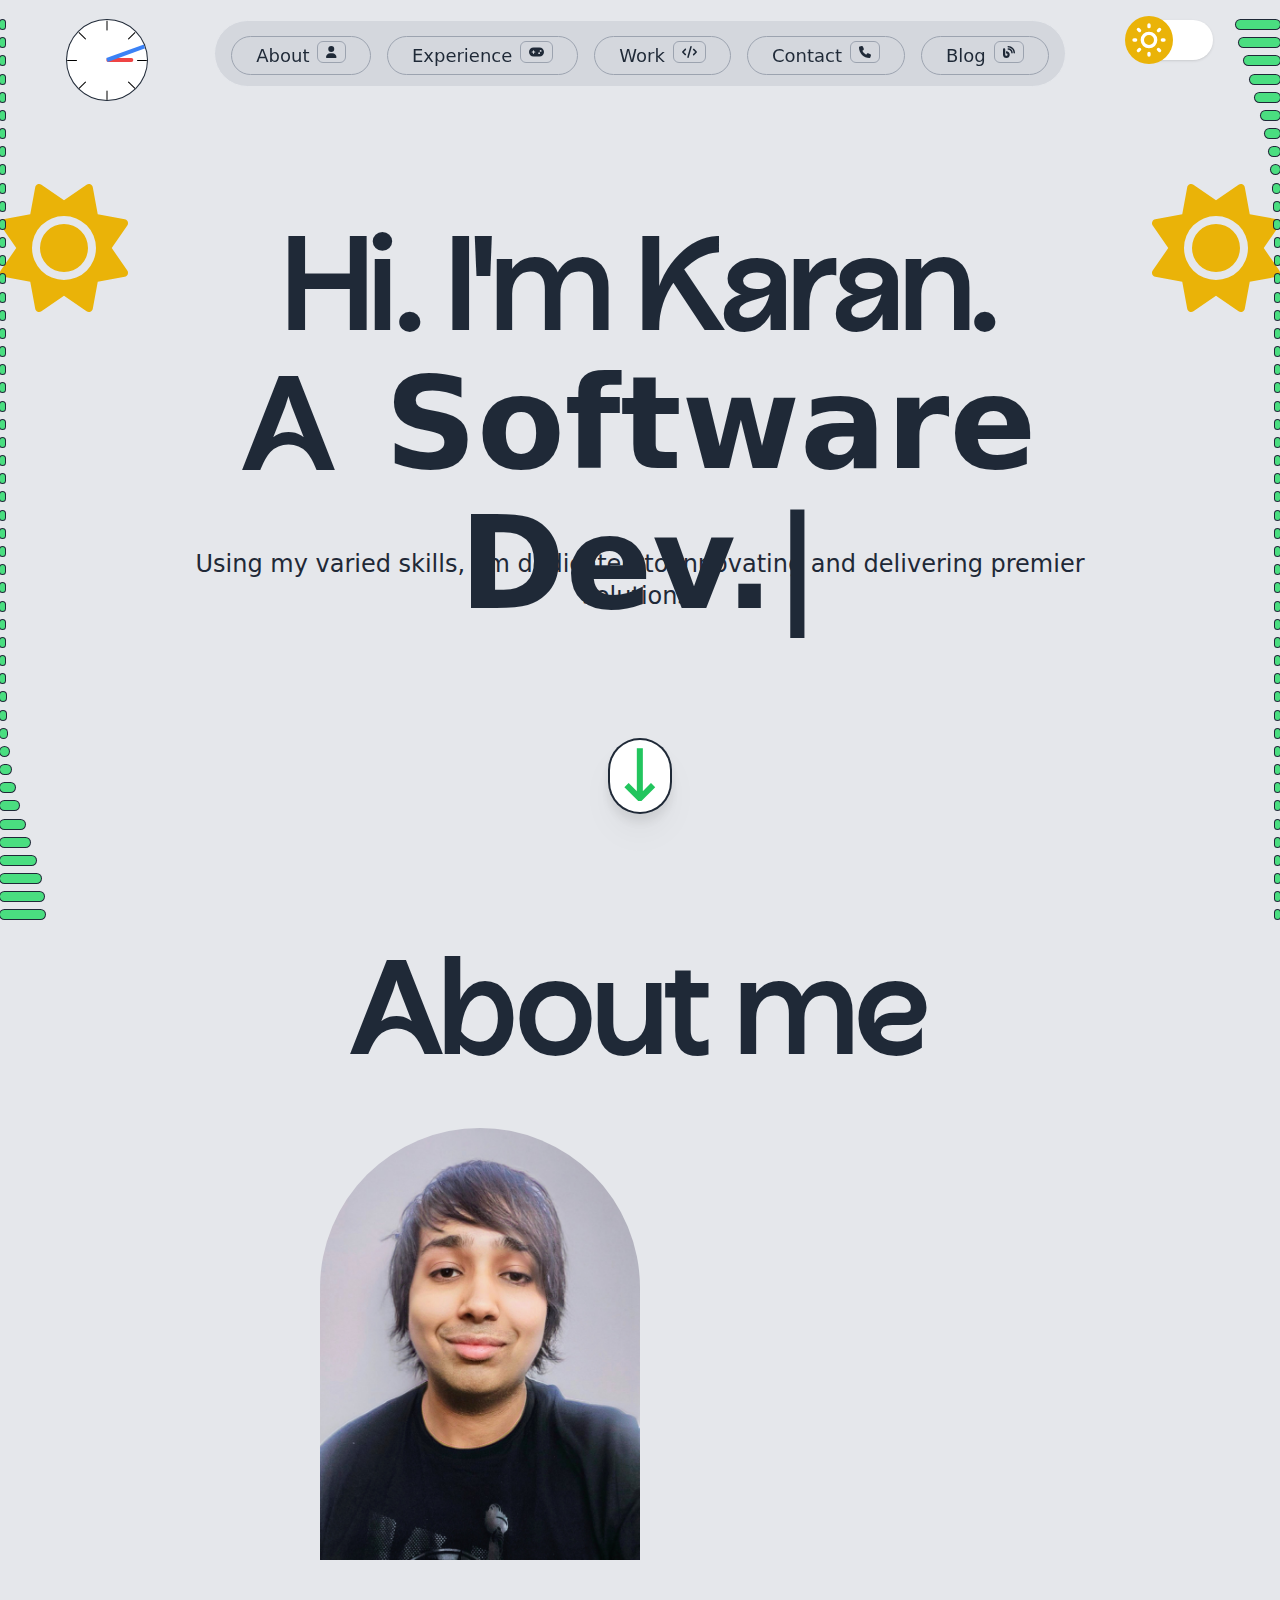
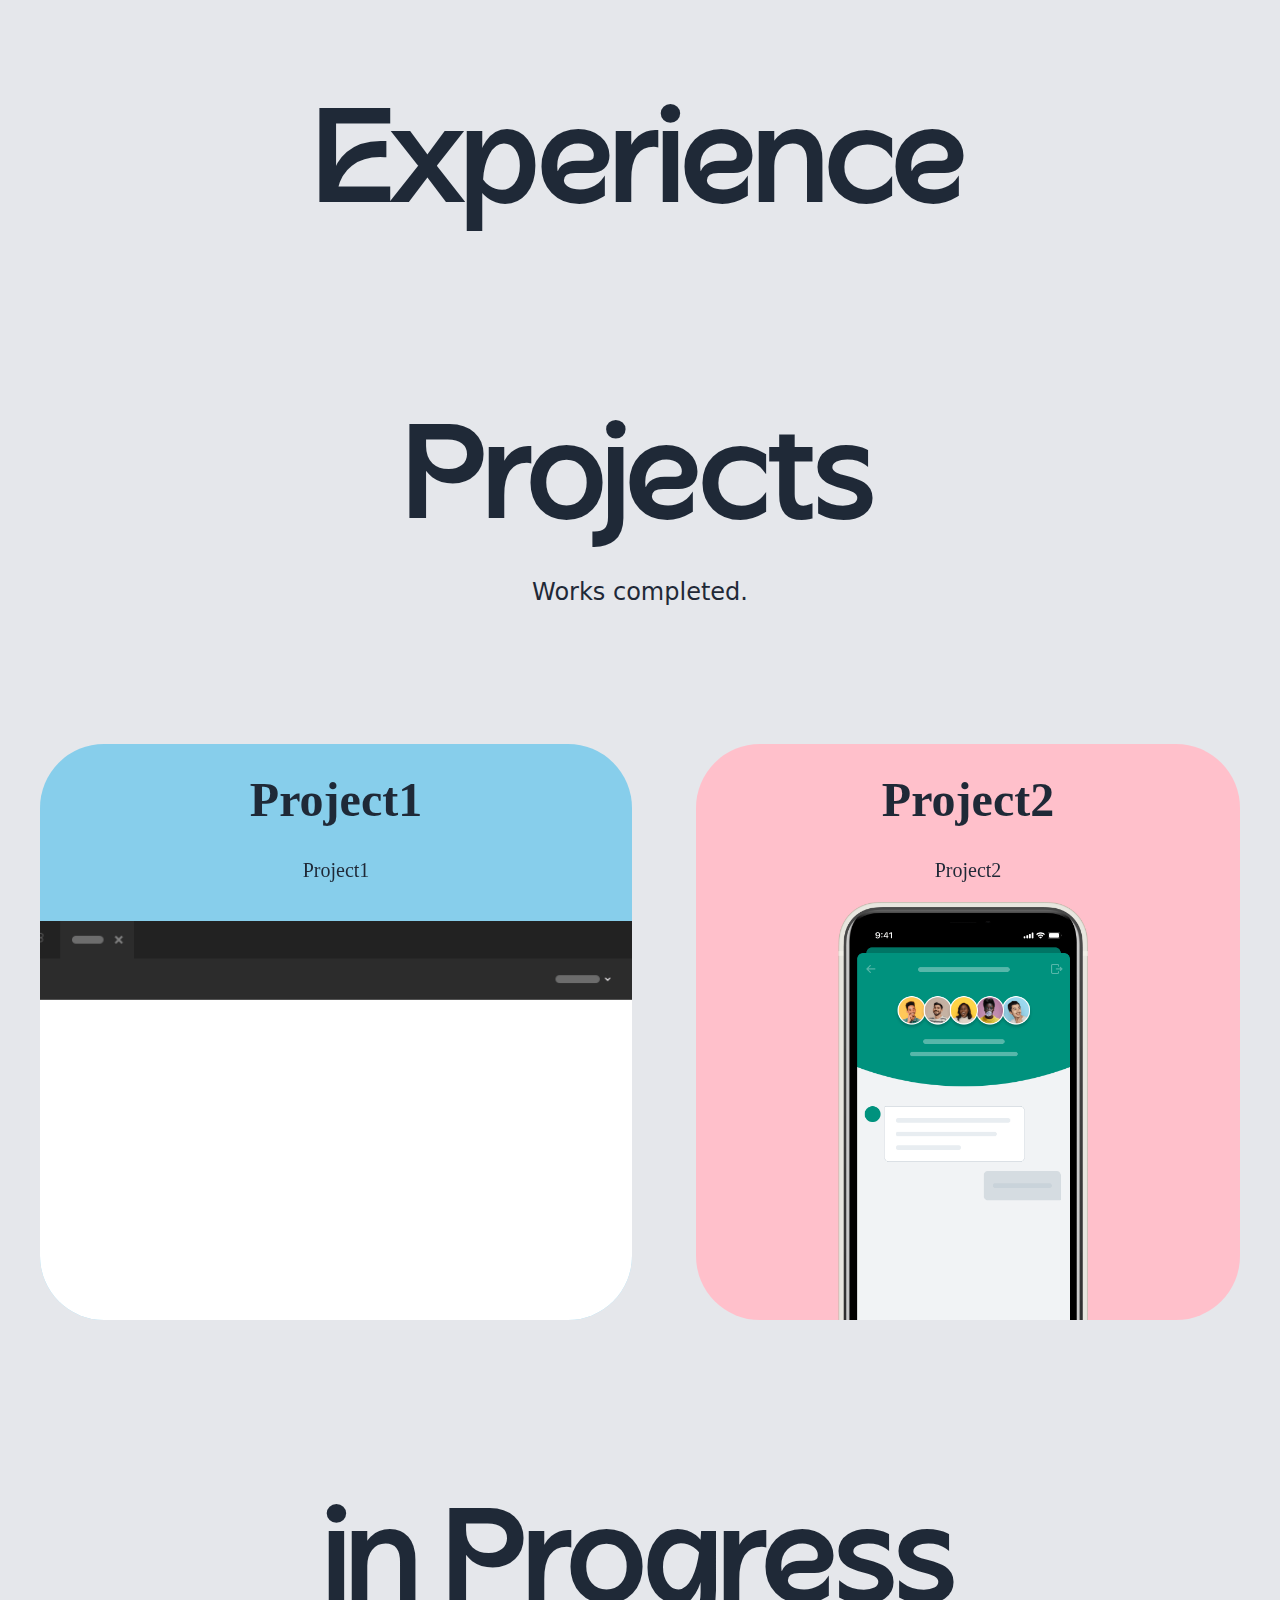
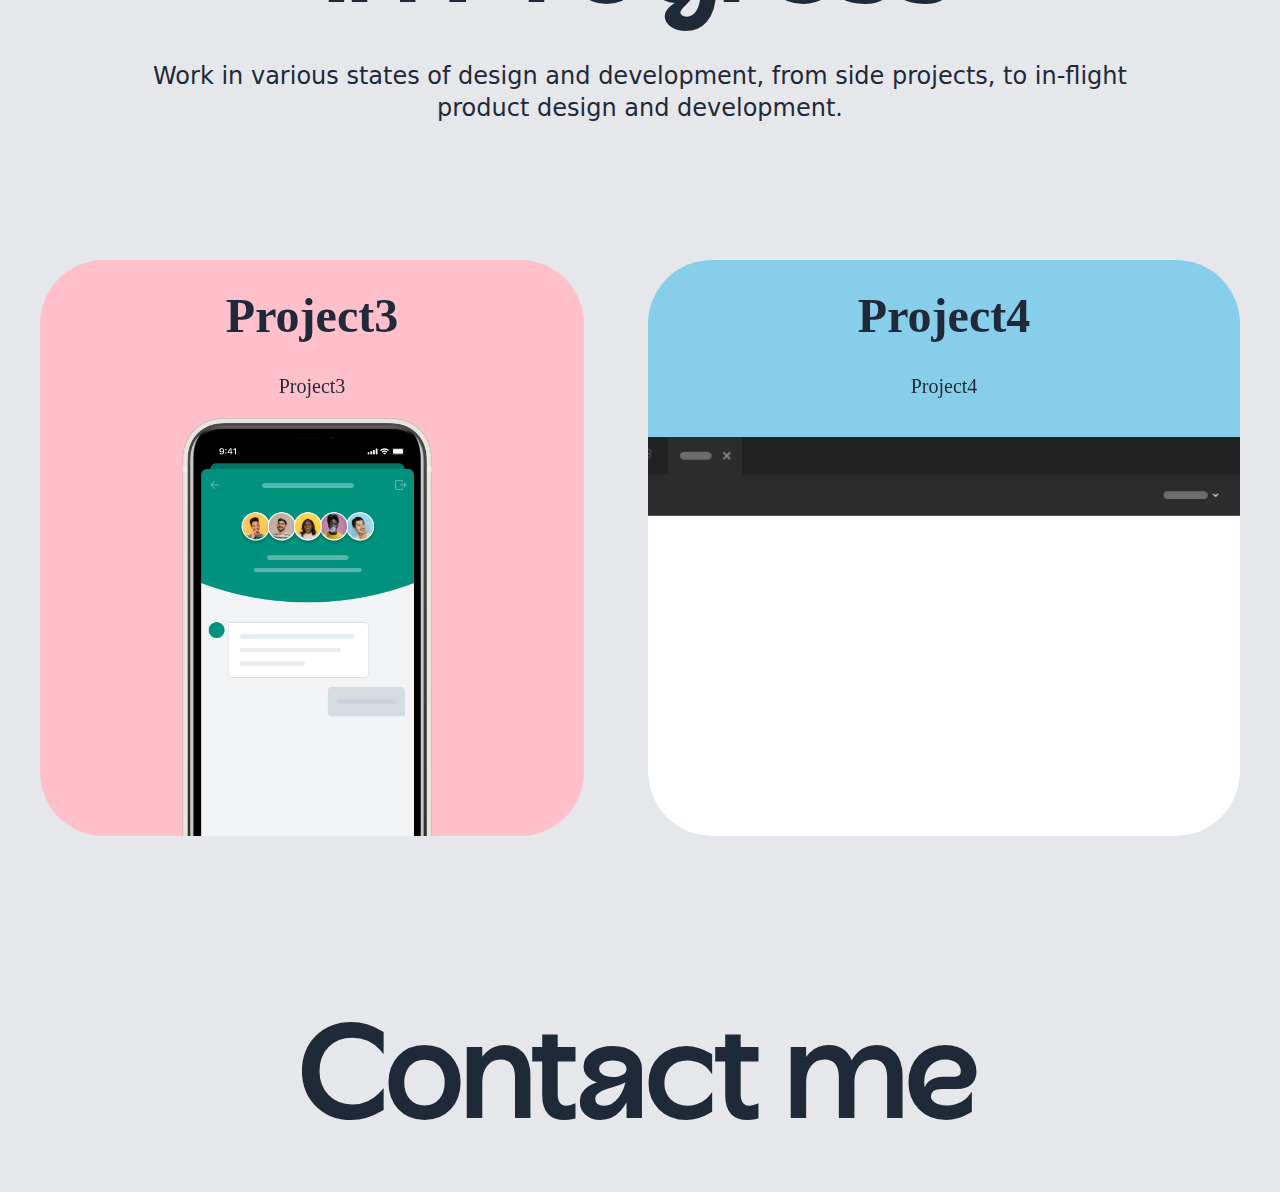
<file: index.html>
<!DOCTYPE html><html lang="en"><head><meta charSet="utf-8"/><meta name="viewport" content="width=device-width"/><title>Work</title><meta name="description" content="Portfolio of Karan Goel"/><meta name="next-head-count" content="4"/><link rel="shortcut icon" href="/favicon.ico"/><link rel="preload" href="/_next/static/css/9946978f899095eb.css" as="style" crossorigin=""/><link rel="stylesheet" href="/_next/static/css/9946978f899095eb.css" crossorigin="" data-n-g=""/><noscript data-n-css=""></noscript><script defer="" crossorigin="" nomodule="" src="/_next/static/chunks/polyfills-c67a75d1b6f99dc8.js"></script><script src="/_next/static/chunks/webpack-87b3a303122f2f0d.js" defer="" crossorigin=""></script><script src="/_next/static/chunks/framework-5429a50ba5373c56.js" defer="" crossorigin=""></script><script src="/_next/static/chunks/main-a41db7df8b254c99.js" defer="" crossorigin=""></script><script src="/_next/static/chunks/pages/_app-862d93e2b219ee17.js" defer="" crossorigin=""></script><script src="/_next/static/chunks/153-920408158c647cf2.js" defer="" crossorigin=""></script><script src="/_next/static/chunks/386-a8800433a912226a.js" defer="" crossorigin=""></script><script src="/_next/static/chunks/pages/index-0458d16e6855d6c1.js" defer="" crossorigin=""></script><script src="/_next/static/GS2l1T5RSFfgB14-ABg7V/_buildManifest.js" defer="" crossorigin=""></script><script src="/_next/static/GS2l1T5RSFfgB14-ABg7V/_ssgManifest.js" defer="" crossorigin=""></script></head><body><div id="__next"><header class="pt-5 px-0"><nav class="nav-box"><div><div class="nav-clock"><div style="height:1px" class="absolute w-1/2 origin-left flex justify-end rotate-0"><div class="nav-clock-items"></div></div><div style="height:1px" class="absolute w-1/2 origin-left flex justify-end rotate-45"><div class="nav-clock-items"></div></div><div style="height:1px" class="absolute w-1/2 origin-left flex justify-end rotate-90"><div class="nav-clock-items"></div></div><div style="height:1px" class="absolute w-1/2 origin-left flex justify-end rotate-[135deg]"><div class="nav-clock-items"></div></div><div style="height:1px" class="absolute w-1/2 origin-left flex justify-end rotate-180"><div class="nav-clock-items"></div></div><div style="height:1px" class="absolute w-1/2 origin-left flex justify-end rotate-[225deg]"><div class="nav-clock-items"></div></div><div style="height:1px" class="absolute w-1/2 origin-left flex justify-end rotate-[270deg]"><div class="nav-clock-items"></div></div><div style="height:1px" class="absolute w-1/2 origin-left flex justify-end rotate-[315deg]"><div class="nav-clock-items"></div></div><div class="nav-clock-hour-hand"></div><div class="nav-clock-minute-hand"></div></div></div><div><ul class="nav-list"><li><a title="About" href="/#About"><span class="nav-item">About<i class="hidden md:table-cell"><svg aria-hidden="true" focusable="false" data-prefix="fas" data-icon="user" class="svg-inline--fa fa-user nav-icon" role="img" xmlns="http://www.w3.org/2000/svg" viewBox="0 0 448 512"><path fill="currentColor" d="M224 256A128 128 0 1 0 224 0a128 128 0 1 0 0 256zm-45.7 48C79.8 304 0 383.8 0 482.3C0 498.7 13.3 512 29.7 512H418.3c16.4 0 29.7-13.3 29.7-29.7C448 383.8 368.2 304 269.7 304H178.3z"></path></svg></i></span></a></li><li><a title="Experience" href="/#Exp"><span class="nav-item">Experience<i class="hidden md:table-cell"><svg aria-hidden="true" focusable="false" data-prefix="fas" data-icon="gamepad" class="svg-inline--fa fa-gamepad nav-icon" role="img" xmlns="http://www.w3.org/2000/svg" viewBox="0 0 640 512"><path fill="currentColor" d="M192 64C86 64 0 150 0 256S86 448 192 448H448c106 0 192-86 192-192s-86-192-192-192H192zM496 168a40 40 0 1 1 0 80 40 40 0 1 1 0-80zM392 304a40 40 0 1 1 80 0 40 40 0 1 1 -80 0zM168 200c0-13.3 10.7-24 24-24s24 10.7 24 24v32h32c13.3 0 24 10.7 24 24s-10.7 24-24 24H216v32c0 13.3-10.7 24-24 24s-24-10.7-24-24V280H136c-13.3 0-24-10.7-24-24s10.7-24 24-24h32V200z"></path></svg></i></span></a></li><li><a title="Work" href="/#Projects"><span class="nav-item">Work<i class="hidden md:table-cell"><svg aria-hidden="true" focusable="false" data-prefix="fas" data-icon="code" class="svg-inline--fa fa-code nav-icon" role="img" xmlns="http://www.w3.org/2000/svg" viewBox="0 0 640 512"><path fill="currentColor" d="M392.8 1.2c-17-4.9-34.7 5-39.6 22l-128 448c-4.9 17 5 34.7 22 39.6s34.7-5 39.6-22l128-448c4.9-17-5-34.7-22-39.6zm80.6 120.1c-12.5 12.5-12.5 32.8 0 45.3L562.7 256l-89.4 89.4c-12.5 12.5-12.5 32.8 0 45.3s32.8 12.5 45.3 0l112-112c12.5-12.5 12.5-32.8 0-45.3l-112-112c-12.5-12.5-32.8-12.5-45.3 0zm-306.7 0c-12.5-12.5-32.8-12.5-45.3 0l-112 112c-12.5 12.5-12.5 32.8 0 45.3l112 112c12.5 12.5 32.8 12.5 45.3 0s12.5-32.8 0-45.3L77.3 256l89.4-89.4c12.5-12.5 12.5-32.8 0-45.3z"></path></svg></i></span></a></li><li><a title="Contact" href="/#Contact"><span class="nav-item">Contact<i class="hidden md:table-cell"><svg aria-hidden="true" focusable="false" data-prefix="fas" data-icon="phone" class="svg-inline--fa fa-phone nav-icon" role="img" xmlns="http://www.w3.org/2000/svg" viewBox="0 0 512 512"><path fill="currentColor" d="M164.9 24.6c-7.7-18.6-28-28.5-47.4-23.2l-88 24C12.1 30.2 0 46 0 64C0 311.4 200.6 512 448 512c18 0 33.8-12.1 38.6-29.5l24-88c5.3-19.4-4.6-39.7-23.2-47.4l-96-40c-16.3-6.8-35.2-2.1-46.3 11.6L304.7 368C234.3 334.7 177.3 277.7 144 207.3L193.3 167c13.7-11.2 18.4-30 11.6-46.3l-40-96z"></path></svg></i></span></a></li><li><a title="Blog" href="/blog"><span class="nav-item">Blog<i class="hidden md:table-cell"><svg aria-hidden="true" focusable="false" data-prefix="fas" data-icon="blog" class="svg-inline--fa fa-blog nav-icon" role="img" xmlns="http://www.w3.org/2000/svg" viewBox="0 0 512 512"><path fill="currentColor" d="M192 32c0 17.7 14.3 32 32 32c123.7 0 224 100.3 224 224c0 17.7 14.3 32 32 32s32-14.3 32-32C512 128.9 383.1 0 224 0c-17.7 0-32 14.3-32 32zm0 96c0 17.7 14.3 32 32 32c70.7 0 128 57.3 128 128c0 17.7 14.3 32 32 32s32-14.3 32-32c0-106-86-192-192-192c-17.7 0-32 14.3-32 32zM96 144c0-26.5-21.5-48-48-48S0 117.5 0 144V368c0 79.5 64.5 144 144 144s144-64.5 144-144s-64.5-144-144-144H128v96h16c26.5 0 48 21.5 48 48s-21.5 48-48 48s-48-21.5-48-48V144z"></path></svg></i></span></a></li></ul></div><button class="nav-dn-shifter"><div class="w-12 h-12 relative rounded-full transition duration-500 transform p-1 text-white bg-yellow-500 -translate-x-2"><svg xmlns="http://www.w3.org/2000/svg" fill="none" viewBox="0 0 24 24" stroke="currentColor"><path stroke-linecap="round" stroke-linejoin="round" stroke-width="2" d="M12 3v1m0 16v1m9-9h-1M4 12H3m15.364 6.364l-.707-.707M6.343 6.343l-.707-.707m12.728 0l-.707.707M6.343 17.657l-.707.707M16 12a4 4 0 11-8 0 4 4 0 018 0z"></path></svg></div></button></nav></header><div class="waves-container"><div class="waves-box"><div class="waves-end"><div class="waves-bar" style="width:43.89235490253639px"></div><div class="waves-bar" style="width:40.74654739691735px"></div><div class="waves-bar" style="width:36.04847796412697px"></div><div class="waves-bar" style="width:30.47213881525845px"></div><div class="waves-bar" style="width:24.72425457739571px"></div><div class="waves-bar" style="width:19.402611852471942px"></div><div class="waves-bar" style="width:14.905603165078768px"></div><div class="waves-bar" style="width:11.40772064313852px"></div><div class="waves-bar" style="width:8.892009288601333px"></div><div class="waves-bar" style="width:7.215262483516215px"></div><div class="waves-bar" style="width:6.178812774333661px"></div><div class="waves-bar" style="width:5.584865367104225px"></div><div class="waves-bar" style="width:5.269708848203907px"></div><div class="waves-bar" style="width:5.115182363855107px"></div><div class="waves-bar" style="width:5.045363297685979px"></div><div class="waves-bar" style="width:5.016396043640339px"></div><div class="waves-bar" style="width:5.005408008480437px"></div><div class="waves-bar" style="width:5.001617122083137px"></div><div class="waves-bar" style="width:5.000435022587926px"></div><div class="waves-bar" style="width:5.000104329862955px"></div><div class="waves-bar" style="width:5.0000220683025605px"></div><div class="waves-bar" style="width:5.000004064622495px"></div><div class="waves-bar" style="width:5.000000641862943px"></div><div class="waves-bar" style="width:5.000000085278916px"></div><div class="waves-bar" style="width:5.000000009313226px"></div><div class="waves-bar" style="width:5.00000000081196px"></div><div class="waves-bar" style="width:5.000000000054446px"></div><div class="waves-bar" style="width:5.000000000002675px"></div><div class="waves-bar" style="width:5.000000000000091px"></div><div class="waves-bar" style="width:5.000000000000002px"></div><div class="waves-bar" style="width:5px"></div><div class="waves-bar" style="width:5px"></div><div class="waves-bar" style="width:5px"></div><div class="waves-bar" style="width:5px"></div><div class="waves-bar" style="width:5px"></div><div class="waves-bar" style="width:5px"></div><div class="waves-bar" style="width:5px"></div><div class="waves-bar" style="width:5px"></div><div class="waves-bar" style="width:5px"></div><div class="waves-bar" style="width:5px"></div><div class="waves-bar" style="width:5px"></div><div class="waves-bar" style="width:5px"></div><div class="waves-bar" style="width:5px"></div><div class="waves-bar" style="width:5px"></div><div class="waves-bar" style="width:5.000000000000002px"></div><div class="waves-bar" style="width:5.000000000000091px"></div><div class="waves-bar" style="width:5.000000000002675px"></div><div class="waves-bar" style="width:5.000000000054446px"></div><div class="waves-bar" style="width:5.00000000081196px"></div><div class="waves-bar" style="width:5.000000009313226px"></div></div><div class="waves-start"><div class="waves-bar" style="width:5.00000000081196px"></div><div class="waves-bar" style="width:5.000000000054446px"></div><div class="waves-bar" style="width:5.000000000002675px"></div><div class="waves-bar" style="width:5.000000000000091px"></div><div class="waves-bar" style="width:5.000000000000002px"></div><div class="waves-bar" style="width:5px"></div><div class="waves-bar" style="width:5px"></div><div class="waves-bar" style="width:5px"></div><div class="waves-bar" style="width:5px"></div><div class="waves-bar" style="width:5px"></div><div class="waves-bar" style="width:5px"></div><div class="waves-bar" style="width:5px"></div><div class="waves-bar" style="width:5px"></div><div class="waves-bar" style="width:5px"></div><div class="waves-bar" style="width:5px"></div><div class="waves-bar" style="width:5px"></div><div class="waves-bar" style="width:5px"></div><div class="waves-bar" style="width:5px"></div><div class="waves-bar" style="width:5px"></div><div class="waves-bar" style="width:5.000000000000002px"></div><div class="waves-bar" style="width:5.000000000000091px"></div><div class="waves-bar" style="width:5.000000000002675px"></div><div class="waves-bar" style="width:5.000000000054446px"></div><div class="waves-bar" style="width:5.00000000081196px"></div><div class="waves-bar" style="width:5.000000009313226px"></div><div class="waves-bar" style="width:5.000000085278916px"></div><div class="waves-bar" style="width:5.000000641862943px"></div><div class="waves-bar" style="width:5.000004064622495px"></div><div class="waves-bar" style="width:5.0000220683025605px"></div><div class="waves-bar" style="width:5.000104329862955px"></div><div class="waves-bar" style="width:5.000435022587926px"></div><div class="waves-bar" style="width:5.001617122083137px"></div><div class="waves-bar" style="width:5.005408008480437px"></div><div class="waves-bar" style="width:5.016396043640339px"></div><div class="waves-bar" style="width:5.045363297685979px"></div><div class="waves-bar" style="width:5.115182363855107px"></div><div class="waves-bar" style="width:5.269708848203907px"></div><div class="waves-bar" style="width:5.584865367104225px"></div><div class="waves-bar" style="width:6.178812774333661px"></div><div class="waves-bar" style="width:7.215262483516224px"></div><div class="waves-bar" style="width:8.892009288601333px"></div><div class="waves-bar" style="width:11.40772064313852px"></div><div class="waves-bar" style="width:14.905603165078768px"></div><div class="waves-bar" style="width:19.402611852471942px"></div><div class="waves-bar" style="width:24.72425457739571px"></div><div class="waves-bar" style="width:30.47213881525845px"></div><div class="waves-bar" style="width:36.04847796412685px"></div><div class="waves-bar" style="width:40.74654739691735px"></div><div class="waves-bar" style="width:43.89235490253639px"></div><div class="waves-bar" style="width:45px"></div></div></div><div class="content"><section><div class="hero-box"><div class="hidden md:table-cell flex-row"><div><svg aria-hidden="true" focusable="false" data-prefix="fas" data-icon="sun" class="svg-inline--fa fa-sun fa-8x hero-star animate-spin-slow" role="img" xmlns="http://www.w3.org/2000/svg" viewBox="0 0 512 512"><path fill="currentColor" d="M361.5 1.2c5 2.1 8.6 6.6 9.6 11.9L391 121l107.9 19.8c5.3 1 9.8 4.6 11.9 9.6s1.5 10.7-1.6 15.2L446.9 256l62.3 90.3c3.1 4.5 3.7 10.2 1.6 15.2s-6.6 8.6-11.9 9.6L391 391 371.1 498.9c-1 5.3-4.6 9.8-9.6 11.9s-10.7 1.5-15.2-1.6L256 446.9l-90.3 62.3c-4.5 3.1-10.2 3.7-15.2 1.6s-8.6-6.6-9.6-11.9L121 391 13.1 371.1c-5.3-1-9.8-4.6-11.9-9.6s-1.5-10.7 1.6-15.2L65.1 256 2.8 165.7c-3.1-4.5-3.7-10.2-1.6-15.2s6.6-8.6 11.9-9.6L121 121 140.9 13.1c1-5.3 4.6-9.8 9.6-11.9s10.7-1.5 15.2 1.6L256 65.1 346.3 2.8c4.5-3.1 10.2-3.7 15.2-1.6zM160 256a96 96 0 1 1 192 0 96 96 0 1 1 -192 0zm224 0a128 128 0 1 0 -256 0 128 128 0 1 0 256 0z"></path></svg></div></div><div class="hero-name"><div class="hero-title"><h1>Hi. I&#x27;m Karan.</h1>A  <span style="font-family:ui-sans-serif, system-ui, sans-serif, &#x27;Apple Color Emoji&#x27;, &#x27;Segoe UI Emoji&#x27;, &#x27;Segoe UI Symbol&#x27;, &#x27;Noto Color Emoji&#x27;"><h2 class="index-module_type__E-SaG hero-job">Software Dev.</h2></span></div><p class="hero-sub">Using my varied skills, I&#x27;m dedicated to innovating and delivering premier solutions.</p></div><div class="hidden md:table-cell flex-row"><div><svg aria-hidden="true" focusable="false" data-prefix="fas" data-icon="sun" class="svg-inline--fa fa-sun fa-8x hero-star animate-spin-slow" role="img" xmlns="http://www.w3.org/2000/svg" viewBox="0 0 512 512"><path fill="currentColor" d="M361.5 1.2c5 2.1 8.6 6.6 9.6 11.9L391 121l107.9 19.8c5.3 1 9.8 4.6 11.9 9.6s1.5 10.7-1.6 15.2L446.9 256l62.3 90.3c3.1 4.5 3.7 10.2 1.6 15.2s-6.6 8.6-11.9 9.6L391 391 371.1 498.9c-1 5.3-4.6 9.8-9.6 11.9s-10.7 1.5-15.2-1.6L256 446.9l-90.3 62.3c-4.5 3.1-10.2 3.7-15.2 1.6s-8.6-6.6-9.6-11.9L121 391 13.1 371.1c-5.3-1-9.8-4.6-11.9-9.6s-1.5-10.7 1.6-15.2L65.1 256 2.8 165.7c-3.1-4.5-3.7-10.2-1.6-15.2s6.6-8.6 11.9-9.6L121 121 140.9 13.1c1-5.3 4.6-9.8 9.6-11.9s10.7-1.5 15.2 1.6L256 65.1 346.3 2.8c4.5-3.1 10.2-3.7 15.2-1.6zM160 256a96 96 0 1 1 192 0 96 96 0 1 1 -192 0zm224 0a128 128 0 1 0 -256 0 128 128 0 1 0 256 0z"></path></svg></div></div></div><div class="downa-container"><a title="continue" href="/#About"><div class="downa-arrow">↓</div></a></div></section><section><div class="hero-title-box" id="About"><div class="hero-name"><h3 class="hero-title-text">About me</h3><p class="hero-sub"></p></div></div><div class="flex justify-evenly"><img loading="lazy" width="75" height="100" decoding="async" data-nimg="1" class=" w-[20rem] h-[27rem] bg-sky-400 rounded-t-full" style="color:transparent" src="/image.jpg"/><div class="aboutme"></div></div></section><section><div class="hero-title-box" id="Exp"><div class="hero-name"><h3 class="hero-title-text">Experience</h3><p class="hero-sub"></p></div></div></section><section><div class="hero-title-box" id="Projects"><div class="hero-name"><h3 class="hero-title-text">Projects</h3><p class="hero-sub">Works completed.</p></div></div><div class="work-box"><div class="work-card-big" style="background-color:skyblue"><h4 class="work-name">Project1</h4><p class="work-description">Project1</p><img alt="Project1" loading="lazy" width="2600" height="1200" decoding="async" data-nimg="1" class="work-image work-image-big" style="color:transparent" src="/default.png"/></div><div class="work-box-mobile"><div class="work-card-small work-mobile" style="background-color:skyblue"><h4 class="work-name">Project1</h4><p class="work-description">Project1</p><img alt="Project1" loading="lazy" width="2600" height="1200" decoding="async" data-nimg="1" class="work-image" style="color:transparent" src="/default.png"/></div><div class="work-card-small" style="background-color:pink"><h4 class="work-name">Project2</h4><p class="work-description">Project2</p><img alt="Project2" loading="lazy" width="250" height="1756" decoding="async" data-nimg="1" class="work-image-mob" style="color:transparent" src="/default-mob.png"/></div></div></div></section><section><div class="hero-title-box" id="in Progress"><div class="hero-name"><h3 class="hero-title-text">in Progress</h3><p class="hero-sub">Work in various states of design and development, from side projects, to in-flight product design and development.</p></div></div><div class="work-box"><div class="work-box-mobile"><div class="work-card-small" style="background-color:pink"><h4 class="work-name">Project3</h4><p class="work-description">Project3</p><img alt="Project3" loading="lazy" width="250" height="1756" decoding="async" data-nimg="1" class="work-image-mob" style="color:transparent" src="/default-mob.png"/></div><div class="work-card-small work-mobile" style="background-color:skyblue"><h4 class="work-name">Project4</h4><p class="work-description">Project4</p><img alt="Project4" loading="lazy" width="2600" height="1200" decoding="async" data-nimg="1" class="work-image" style="color:transparent" src="/default.png"/></div></div><div class="work-card-big" style="background-color:skyblue"><h4 class="work-name">Project4</h4><p class="work-description">Project4</p><img alt="Project4" loading="lazy" width="2600" height="1200" decoding="async" data-nimg="1" class="work-image work-image-big" style="color:transparent" src="/default.png"/></div></div></section><section><div class="hero-title-box" id="Contact"><div class="hero-name"><h3 class="hero-title-text">Contact me</h3><p class="hero-sub"></p></div></div></section></div></div><footer><div></div></footer></div><script id="__NEXT_DATA__" type="application/json" crossorigin="">{"props":{"pageProps":{}},"page":"/","query":{},"buildId":"GS2l1T5RSFfgB14-ABg7V","nextExport":true,"autoExport":true,"isFallback":false,"scriptLoader":[]}</script></body></html>
</file>
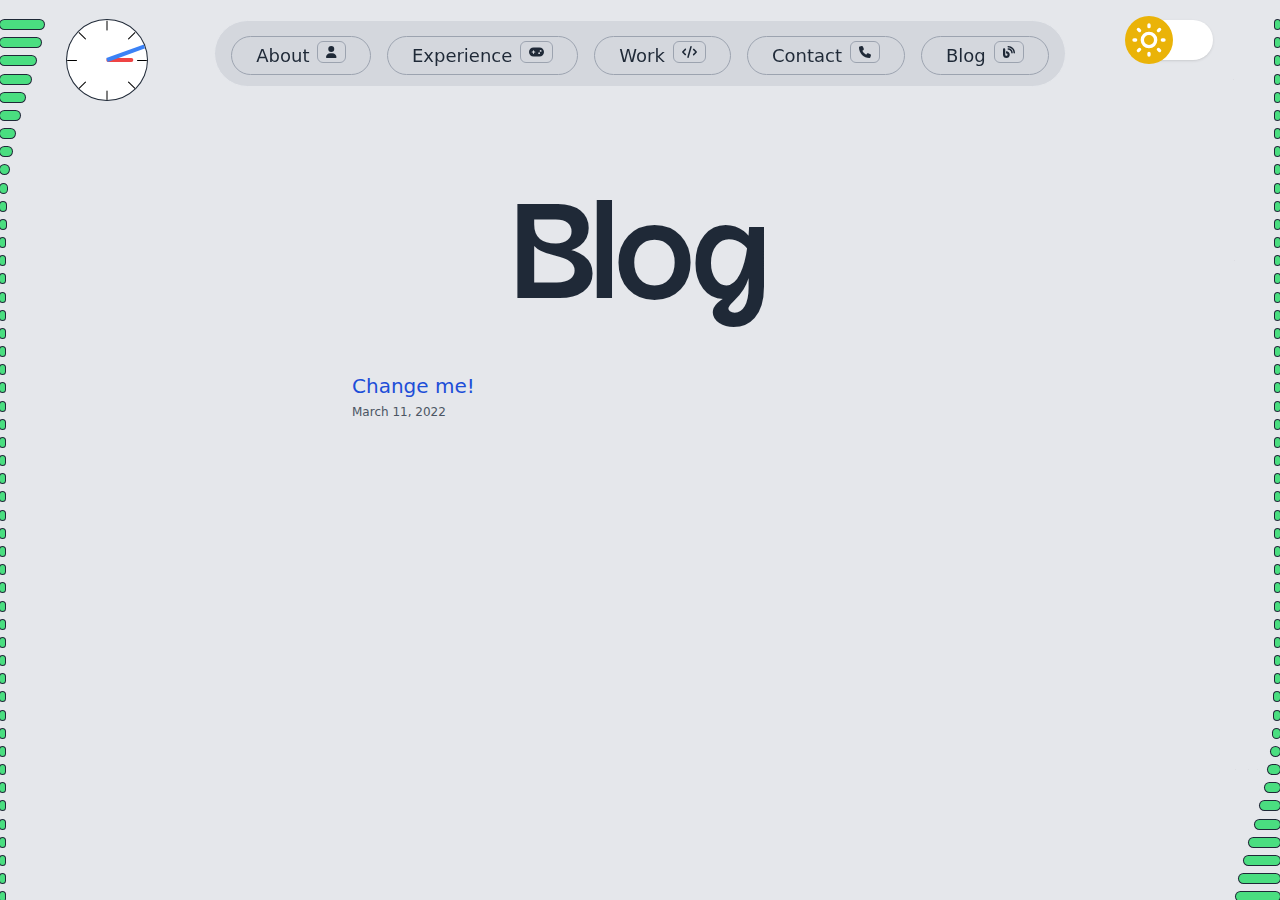
<file: blog.html>
<!DOCTYPE html><html lang="en"><head><meta charSet="utf-8"/><meta name="viewport" content="width=device-width"/><meta name="next-head-count" content="2"/><link rel="shortcut icon" href="/favicon.ico"/><link rel="preload" href="/_next/static/css/9946978f899095eb.css" as="style" crossorigin=""/><link rel="stylesheet" href="/_next/static/css/9946978f899095eb.css" crossorigin="" data-n-g=""/><noscript data-n-css=""></noscript><script defer="" crossorigin="" nomodule="" src="/_next/static/chunks/polyfills-c67a75d1b6f99dc8.js"></script><script src="/_next/static/chunks/webpack-87b3a303122f2f0d.js" defer="" crossorigin=""></script><script src="/_next/static/chunks/framework-5429a50ba5373c56.js" defer="" crossorigin=""></script><script src="/_next/static/chunks/main-a41db7df8b254c99.js" defer="" crossorigin=""></script><script src="/_next/static/chunks/pages/_app-862d93e2b219ee17.js" defer="" crossorigin=""></script><script src="/_next/static/chunks/153-920408158c647cf2.js" defer="" crossorigin=""></script><script src="/_next/static/chunks/53-2341a139f993c0e4.js" defer="" crossorigin=""></script><script src="/_next/static/chunks/pages/blog-24c06f9e42b864ab.js" defer="" crossorigin=""></script><script src="/_next/static/GS2l1T5RSFfgB14-ABg7V/_buildManifest.js" defer="" crossorigin=""></script><script src="/_next/static/GS2l1T5RSFfgB14-ABg7V/_ssgManifest.js" defer="" crossorigin=""></script></head><body><div id="__next"><header class="pt-5 px-0"><nav class="nav-box"><div><div class="nav-clock"><div style="height:1px" class="absolute w-1/2 origin-left flex justify-end rotate-0"><div class="nav-clock-items"></div></div><div style="height:1px" class="absolute w-1/2 origin-left flex justify-end rotate-45"><div class="nav-clock-items"></div></div><div style="height:1px" class="absolute w-1/2 origin-left flex justify-end rotate-90"><div class="nav-clock-items"></div></div><div style="height:1px" class="absolute w-1/2 origin-left flex justify-end rotate-[135deg]"><div class="nav-clock-items"></div></div><div style="height:1px" class="absolute w-1/2 origin-left flex justify-end rotate-180"><div class="nav-clock-items"></div></div><div style="height:1px" class="absolute w-1/2 origin-left flex justify-end rotate-[225deg]"><div class="nav-clock-items"></div></div><div style="height:1px" class="absolute w-1/2 origin-left flex justify-end rotate-[270deg]"><div class="nav-clock-items"></div></div><div style="height:1px" class="absolute w-1/2 origin-left flex justify-end rotate-[315deg]"><div class="nav-clock-items"></div></div><div class="nav-clock-hour-hand"></div><div class="nav-clock-minute-hand"></div></div></div><div><ul class="nav-list"><li><a title="About" href="/#About"><span class="nav-item">About<i class="hidden md:table-cell"><svg aria-hidden="true" focusable="false" data-prefix="fas" data-icon="user" class="svg-inline--fa fa-user nav-icon" role="img" xmlns="http://www.w3.org/2000/svg" viewBox="0 0 448 512"><path fill="currentColor" d="M224 256A128 128 0 1 0 224 0a128 128 0 1 0 0 256zm-45.7 48C79.8 304 0 383.8 0 482.3C0 498.7 13.3 512 29.7 512H418.3c16.4 0 29.7-13.3 29.7-29.7C448 383.8 368.2 304 269.7 304H178.3z"></path></svg></i></span></a></li><li><a title="Experience" href="/#Exp"><span class="nav-item">Experience<i class="hidden md:table-cell"><svg aria-hidden="true" focusable="false" data-prefix="fas" data-icon="gamepad" class="svg-inline--fa fa-gamepad nav-icon" role="img" xmlns="http://www.w3.org/2000/svg" viewBox="0 0 640 512"><path fill="currentColor" d="M192 64C86 64 0 150 0 256S86 448 192 448H448c106 0 192-86 192-192s-86-192-192-192H192zM496 168a40 40 0 1 1 0 80 40 40 0 1 1 0-80zM392 304a40 40 0 1 1 80 0 40 40 0 1 1 -80 0zM168 200c0-13.3 10.7-24 24-24s24 10.7 24 24v32h32c13.3 0 24 10.7 24 24s-10.7 24-24 24H216v32c0 13.3-10.7 24-24 24s-24-10.7-24-24V280H136c-13.3 0-24-10.7-24-24s10.7-24 24-24h32V200z"></path></svg></i></span></a></li><li><a title="Work" href="/#Projects"><span class="nav-item">Work<i class="hidden md:table-cell"><svg aria-hidden="true" focusable="false" data-prefix="fas" data-icon="code" class="svg-inline--fa fa-code nav-icon" role="img" xmlns="http://www.w3.org/2000/svg" viewBox="0 0 640 512"><path fill="currentColor" d="M392.8 1.2c-17-4.9-34.7 5-39.6 22l-128 448c-4.9 17 5 34.7 22 39.6s34.7-5 39.6-22l128-448c4.9-17-5-34.7-22-39.6zm80.6 120.1c-12.5 12.5-12.5 32.8 0 45.3L562.7 256l-89.4 89.4c-12.5 12.5-12.5 32.8 0 45.3s32.8 12.5 45.3 0l112-112c12.5-12.5 12.5-32.8 0-45.3l-112-112c-12.5-12.5-32.8-12.5-45.3 0zm-306.7 0c-12.5-12.5-32.8-12.5-45.3 0l-112 112c-12.5 12.5-12.5 32.8 0 45.3l112 112c12.5 12.5 32.8 12.5 45.3 0s12.5-32.8 0-45.3L77.3 256l89.4-89.4c12.5-12.5 12.5-32.8 0-45.3z"></path></svg></i></span></a></li><li><a title="Contact" href="/#Contact"><span class="nav-item">Contact<i class="hidden md:table-cell"><svg aria-hidden="true" focusable="false" data-prefix="fas" data-icon="phone" class="svg-inline--fa fa-phone nav-icon" role="img" xmlns="http://www.w3.org/2000/svg" viewBox="0 0 512 512"><path fill="currentColor" d="M164.9 24.6c-7.7-18.6-28-28.5-47.4-23.2l-88 24C12.1 30.2 0 46 0 64C0 311.4 200.6 512 448 512c18 0 33.8-12.1 38.6-29.5l24-88c5.3-19.4-4.6-39.7-23.2-47.4l-96-40c-16.3-6.8-35.2-2.1-46.3 11.6L304.7 368C234.3 334.7 177.3 277.7 144 207.3L193.3 167c13.7-11.2 18.4-30 11.6-46.3l-40-96z"></path></svg></i></span></a></li><li><a title="Blog" href="/blog"><span class="nav-item">Blog<i class="hidden md:table-cell"><svg aria-hidden="true" focusable="false" data-prefix="fas" data-icon="blog" class="svg-inline--fa fa-blog nav-icon" role="img" xmlns="http://www.w3.org/2000/svg" viewBox="0 0 512 512"><path fill="currentColor" d="M192 32c0 17.7 14.3 32 32 32c123.7 0 224 100.3 224 224c0 17.7 14.3 32 32 32s32-14.3 32-32C512 128.9 383.1 0 224 0c-17.7 0-32 14.3-32 32zm0 96c0 17.7 14.3 32 32 32c70.7 0 128 57.3 128 128c0 17.7 14.3 32 32 32s32-14.3 32-32c0-106-86-192-192-192c-17.7 0-32 14.3-32 32zM96 144c0-26.5-21.5-48-48-48S0 117.5 0 144V368c0 79.5 64.5 144 144 144s144-64.5 144-144s-64.5-144-144-144H128v96h16c26.5 0 48 21.5 48 48s-21.5 48-48 48s-48-21.5-48-48V144z"></path></svg></i></span></a></li></ul></div><button class="nav-dn-shifter"><div class="w-12 h-12 relative rounded-full transition duration-500 transform p-1 text-white bg-yellow-500 -translate-x-2"><svg xmlns="http://www.w3.org/2000/svg" fill="none" viewBox="0 0 24 24" stroke="currentColor"><path stroke-linecap="round" stroke-linejoin="round" stroke-width="2" d="M12 3v1m0 16v1m9-9h-1M4 12H3m15.364 6.364l-.707-.707M6.343 6.343l-.707-.707m12.728 0l-.707.707M6.343 17.657l-.707.707M16 12a4 4 0 11-8 0 4 4 0 018 0z"></path></svg></div></button></nav></header><div class="waves-container"><div class="waves-box"><div class="waves-end"><div class="waves-bar" style="width:43.89235490253639px"></div><div class="waves-bar" style="width:40.74654739691735px"></div><div class="waves-bar" style="width:36.04847796412697px"></div><div class="waves-bar" style="width:30.47213881525845px"></div><div class="waves-bar" style="width:24.72425457739571px"></div><div class="waves-bar" style="width:19.402611852471942px"></div><div class="waves-bar" style="width:14.905603165078768px"></div><div class="waves-bar" style="width:11.40772064313852px"></div><div class="waves-bar" style="width:8.892009288601333px"></div><div class="waves-bar" style="width:7.215262483516215px"></div><div class="waves-bar" style="width:6.178812774333661px"></div><div class="waves-bar" style="width:5.584865367104225px"></div><div class="waves-bar" style="width:5.269708848203907px"></div><div class="waves-bar" style="width:5.115182363855107px"></div><div class="waves-bar" style="width:5.045363297685979px"></div><div class="waves-bar" style="width:5.016396043640339px"></div><div class="waves-bar" style="width:5.005408008480437px"></div><div class="waves-bar" style="width:5.001617122083137px"></div><div class="waves-bar" style="width:5.000435022587926px"></div><div class="waves-bar" style="width:5.000104329862955px"></div><div class="waves-bar" style="width:5.0000220683025605px"></div><div class="waves-bar" style="width:5.000004064622495px"></div><div class="waves-bar" style="width:5.000000641862943px"></div><div class="waves-bar" style="width:5.000000085278916px"></div><div class="waves-bar" style="width:5.000000009313226px"></div><div class="waves-bar" style="width:5.00000000081196px"></div><div class="waves-bar" style="width:5.000000000054446px"></div><div class="waves-bar" style="width:5.000000000002675px"></div><div class="waves-bar" style="width:5.000000000000091px"></div><div class="waves-bar" style="width:5.000000000000002px"></div><div class="waves-bar" style="width:5px"></div><div class="waves-bar" style="width:5px"></div><div class="waves-bar" style="width:5px"></div><div class="waves-bar" style="width:5px"></div><div class="waves-bar" style="width:5px"></div><div class="waves-bar" style="width:5px"></div><div class="waves-bar" style="width:5px"></div><div class="waves-bar" style="width:5px"></div><div class="waves-bar" style="width:5px"></div><div class="waves-bar" style="width:5px"></div><div class="waves-bar" style="width:5px"></div><div class="waves-bar" style="width:5px"></div><div class="waves-bar" style="width:5px"></div><div class="waves-bar" style="width:5px"></div><div class="waves-bar" style="width:5.000000000000002px"></div><div class="waves-bar" style="width:5.000000000000091px"></div><div class="waves-bar" style="width:5.000000000002675px"></div><div class="waves-bar" style="width:5.000000000054446px"></div><div class="waves-bar" style="width:5.00000000081196px"></div><div class="waves-bar" style="width:5.000000009313226px"></div></div><div class="waves-start"><div class="waves-bar" style="width:5.00000000081196px"></div><div class="waves-bar" style="width:5.000000000054446px"></div><div class="waves-bar" style="width:5.000000000002675px"></div><div class="waves-bar" style="width:5.000000000000091px"></div><div class="waves-bar" style="width:5.000000000000002px"></div><div class="waves-bar" style="width:5px"></div><div class="waves-bar" style="width:5px"></div><div class="waves-bar" style="width:5px"></div><div class="waves-bar" style="width:5px"></div><div class="waves-bar" style="width:5px"></div><div class="waves-bar" style="width:5px"></div><div class="waves-bar" style="width:5px"></div><div class="waves-bar" style="width:5px"></div><div class="waves-bar" style="width:5px"></div><div class="waves-bar" style="width:5px"></div><div class="waves-bar" style="width:5px"></div><div class="waves-bar" style="width:5px"></div><div class="waves-bar" style="width:5px"></div><div class="waves-bar" style="width:5px"></div><div class="waves-bar" style="width:5.000000000000002px"></div><div class="waves-bar" style="width:5.000000000000091px"></div><div class="waves-bar" style="width:5.000000000002675px"></div><div class="waves-bar" style="width:5.000000000054446px"></div><div class="waves-bar" style="width:5.00000000081196px"></div><div class="waves-bar" style="width:5.000000009313226px"></div><div class="waves-bar" style="width:5.000000085278916px"></div><div class="waves-bar" style="width:5.000000641862943px"></div><div class="waves-bar" style="width:5.000004064622495px"></div><div class="waves-bar" style="width:5.0000220683025605px"></div><div class="waves-bar" style="width:5.000104329862955px"></div><div class="waves-bar" style="width:5.000435022587926px"></div><div class="waves-bar" style="width:5.001617122083137px"></div><div class="waves-bar" style="width:5.005408008480437px"></div><div class="waves-bar" style="width:5.016396043640339px"></div><div class="waves-bar" style="width:5.045363297685979px"></div><div class="waves-bar" style="width:5.115182363855107px"></div><div class="waves-bar" style="width:5.269708848203907px"></div><div class="waves-bar" style="width:5.584865367104225px"></div><div class="waves-bar" style="width:6.178812774333661px"></div><div class="waves-bar" style="width:7.215262483516224px"></div><div class="waves-bar" style="width:8.892009288601333px"></div><div class="waves-bar" style="width:11.40772064313852px"></div><div class="waves-bar" style="width:14.905603165078768px"></div><div class="waves-bar" style="width:19.402611852471942px"></div><div class="waves-bar" style="width:24.72425457739571px"></div><div class="waves-bar" style="width:30.47213881525845px"></div><div class="waves-bar" style="width:36.04847796412685px"></div><div class="waves-bar" style="width:40.74654739691735px"></div><div class="waves-bar" style="width:43.89235490253639px"></div><div class="waves-bar" style="width:45px"></div></div></div><div class="content"><div class="mx-auto max-w-xl py-8"><div class="hero-title-box" id="Blog"><div class="hero-name"><h3 class="hero-title-text">Blog</h3><p class="hero-sub"></p></div></div><div class="mb-8"><h2 class="mb-1 text-xl"><a class="text-blue-700 hover:text-blue-900 dark:text-blue-400" href="/blog/post-01">Change me!</a></h2><time dateTime="2022-03-11T00:00:00.000Z" class="mb-2 block text-xs text-gray-600">March 11, 2022</time><div class="text-sm [&amp;&gt;*]:mb-3 [&amp;&gt;*:last-child]:mb-0"></div></div></div></div></div><footer><div></div></footer></div><script id="__NEXT_DATA__" type="application/json" crossorigin="">{"props":{"pageProps":{}},"page":"/blog","query":{},"buildId":"GS2l1T5RSFfgB14-ABg7V","nextExport":true,"autoExport":true,"isFallback":false,"scriptLoader":[]}</script></body></html>
</file>
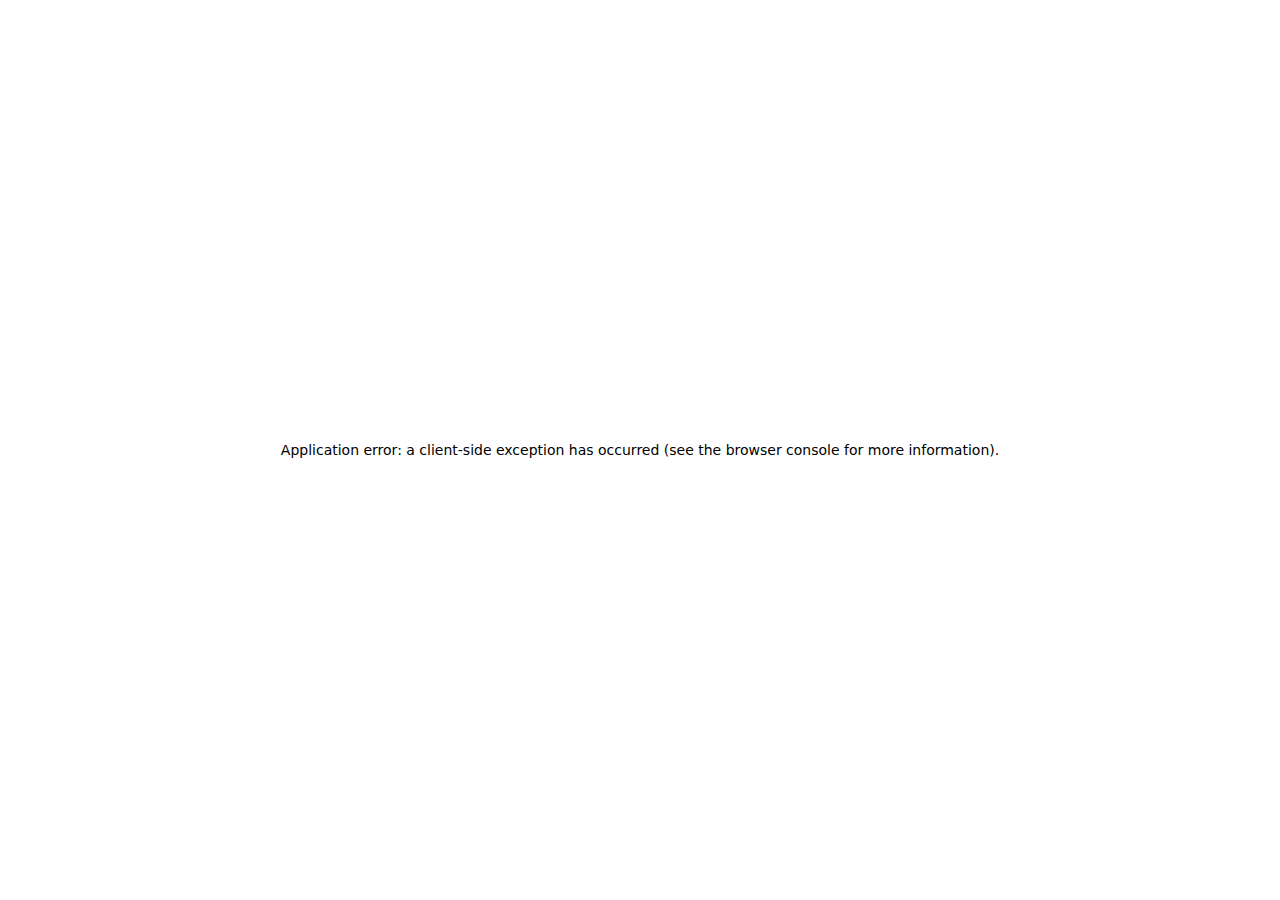
<file: blog/[slug].html>
<!DOCTYPE html><html lang="en"><head><meta charSet="utf-8"/><meta name="viewport" content="width=device-width"/><meta name="next-head-count" content="2"/><link rel="shortcut icon" href="/favicon.ico"/><link rel="preload" href="/_next/static/css/9946978f899095eb.css" as="style" crossorigin=""/><link rel="stylesheet" href="/_next/static/css/9946978f899095eb.css" crossorigin="" data-n-g=""/><noscript data-n-css=""></noscript><script defer="" crossorigin="" nomodule="" src="/_next/static/chunks/polyfills-c67a75d1b6f99dc8.js"></script><script src="/_next/static/chunks/webpack-87b3a303122f2f0d.js" defer="" crossorigin=""></script><script src="/_next/static/chunks/framework-5429a50ba5373c56.js" defer="" crossorigin=""></script><script src="/_next/static/chunks/main-a41db7df8b254c99.js" defer="" crossorigin=""></script><script src="/_next/static/chunks/pages/_app-862d93e2b219ee17.js" defer="" crossorigin=""></script><script src="/_next/static/chunks/53-2341a139f993c0e4.js" defer="" crossorigin=""></script><script src="/_next/static/chunks/pages/blog/%5Bslug%5D-124b422932267156.js" defer="" crossorigin=""></script><script src="/_next/static/GS2l1T5RSFfgB14-ABg7V/_buildManifest.js" defer="" crossorigin=""></script><script src="/_next/static/GS2l1T5RSFfgB14-ABg7V/_ssgManifest.js" defer="" crossorigin=""></script></head><body><div id="__next">Loading....</div><script id="__NEXT_DATA__" type="application/json" crossorigin="">{"props":{"pageProps":{}},"page":"/blog/[slug]","query":{},"buildId":"GS2l1T5RSFfgB14-ABg7V","nextExport":true,"autoExport":true,"isFallback":false,"scriptLoader":[]}</script></body></html>
</file>
<file: _next/static/css/9946978f899095eb.css>
@import url("https://fonts.googleapis.com/css2?family=Cherry+Cream+Soda&family=GFS+Didot&family=M+PLUS+Code+Latin:wght@300&family=Open+Sans&family=Press+Start+2P&family=Satisfy&display=swap");
/*
! tailwindcss v3.4.0 | MIT License | https://tailwindcss.com
*/*,:after,:before{box-sizing:border-box;border:0 solid #e5e7eb}:after,:before{--tw-content:""}:host,html{line-height:1.5;-webkit-text-size-adjust:100%;-moz-tab-size:4;-o-tab-size:4;tab-size:4;font-family:ui-sans-serif,system-ui,sans-serif,Apple Color Emoji,Segoe UI Emoji,Segoe UI Symbol,Noto Color Emoji;font-feature-settings:normal;font-variation-settings:normal;-webkit-tap-highlight-color:transparent}body{margin:0;line-height:inherit}hr{height:0;color:inherit;border-top-width:1px}abbr:where([title]){-webkit-text-decoration:underline dotted;text-decoration:underline dotted}h1,h2,h3,h4,h5,h6{font-size:inherit;font-weight:inherit}a{color:inherit;text-decoration:inherit}b,strong{font-weight:bolder}code,kbd,pre,samp{font-family:ui-monospace,SFMono-Regular,Menlo,Monaco,Consolas,Liberation Mono,Courier New,monospace;font-feature-settings:normal;font-variation-settings:normal;font-size:1em}small{font-size:80%}sub,sup{font-size:75%;line-height:0;position:relative;vertical-align:baseline}sub{bottom:-.25em}sup{top:-.5em}table{text-indent:0;border-color:inherit;border-collapse:collapse}button,input,optgroup,select,textarea{font-family:inherit;font-feature-settings:inherit;font-variation-settings:inherit;font-size:100%;font-weight:inherit;line-height:inherit;color:inherit;margin:0;padding:0}button,select{text-transform:none}[type=button],[type=reset],[type=submit],button{-webkit-appearance:button;background-color:transparent;background-image:none}:-moz-focusring{outline:auto}:-moz-ui-invalid{box-shadow:none}progress{vertical-align:baseline}::-webkit-inner-spin-button,::-webkit-outer-spin-button{height:auto}[type=search]{-webkit-appearance:textfield;outline-offset:-2px}::-webkit-search-decoration{-webkit-appearance:none}::-webkit-file-upload-button{-webkit-appearance:button;font:inherit}summary{display:list-item}blockquote,dd,dl,figure,h1,h2,h3,h4,h5,h6,hr,p,pre{margin:0}fieldset{margin:0}fieldset,legend{padding:0}menu,ol,ul{list-style:none;margin:0;padding:0}dialog{padding:0}textarea{resize:vertical}input::-moz-placeholder,textarea::-moz-placeholder{opacity:1;color:#9ca3af}input::placeholder,textarea::placeholder{opacity:1;color:#9ca3af}[role=button],button{cursor:pointer}:disabled{cursor:default}audio,canvas,embed,iframe,img,object,svg,video{display:block;vertical-align:middle}img,video{max-width:100%;height:auto}[hidden]{display:none}*,:after,:before{--tw-border-spacing-x:0;--tw-border-spacing-y:0;--tw-translate-x:0;--tw-translate-y:0;--tw-rotate:0;--tw-skew-x:0;--tw-skew-y:0;--tw-scale-x:1;--tw-scale-y:1;--tw-pan-x: ;--tw-pan-y: ;--tw-pinch-zoom: ;--tw-scroll-snap-strictness:proximity;--tw-gradient-from-position: ;--tw-gradient-via-position: ;--tw-gradient-to-position: ;--tw-ordinal: ;--tw-slashed-zero: ;--tw-numeric-figure: ;--tw-numeric-spacing: ;--tw-numeric-fraction: ;--tw-ring-inset: ;--tw-ring-offset-width:0px;--tw-ring-offset-color:#fff;--tw-ring-color:rgba(59,130,246,.5);--tw-ring-offset-shadow:0 0 #0000;--tw-ring-shadow:0 0 #0000;--tw-shadow:0 0 #0000;--tw-shadow-colored:0 0 #0000;--tw-blur: ;--tw-brightness: ;--tw-contrast: ;--tw-grayscale: ;--tw-hue-rotate: ;--tw-invert: ;--tw-saturate: ;--tw-sepia: ;--tw-drop-shadow: ;--tw-backdrop-blur: ;--tw-backdrop-brightness: ;--tw-backdrop-contrast: ;--tw-backdrop-grayscale: ;--tw-backdrop-hue-rotate: ;--tw-backdrop-invert: ;--tw-backdrop-opacity: ;--tw-backdrop-saturate: ;--tw-backdrop-sepia: }::backdrop{--tw-border-spacing-x:0;--tw-border-spacing-y:0;--tw-translate-x:0;--tw-translate-y:0;--tw-rotate:0;--tw-skew-x:0;--tw-skew-y:0;--tw-scale-x:1;--tw-scale-y:1;--tw-pan-x: ;--tw-pan-y: ;--tw-pinch-zoom: ;--tw-scroll-snap-strictness:proximity;--tw-gradient-from-position: ;--tw-gradient-via-position: ;--tw-gradient-to-position: ;--tw-ordinal: ;--tw-slashed-zero: ;--tw-numeric-figure: ;--tw-numeric-spacing: ;--tw-numeric-fraction: ;--tw-ring-inset: ;--tw-ring-offset-width:0px;--tw-ring-offset-color:#fff;--tw-ring-color:rgba(59,130,246,.5);--tw-ring-offset-shadow:0 0 #0000;--tw-ring-shadow:0 0 #0000;--tw-shadow:0 0 #0000;--tw-shadow-colored:0 0 #0000;--tw-blur: ;--tw-brightness: ;--tw-contrast: ;--tw-grayscale: ;--tw-hue-rotate: ;--tw-invert: ;--tw-saturate: ;--tw-sepia: ;--tw-drop-shadow: ;--tw-backdrop-blur: ;--tw-backdrop-brightness: ;--tw-backdrop-contrast: ;--tw-backdrop-grayscale: ;--tw-backdrop-hue-rotate: ;--tw-backdrop-invert: ;--tw-backdrop-opacity: ;--tw-backdrop-saturate: ;--tw-backdrop-sepia: }@keyframes nav-select{0%{background-color:rgba(209,213,219,.9)}to{background-color:#f8fafc}}.nav-box{position:fixed;z-index:40;width:100%;justify-content:space-evenly}.nav-box,.nav-list{margin-left:auto;margin-right:auto;display:flex}.nav-list{justify-content:space-between;gap:.5rem;border-radius:9999px;border-width:1px;background-color:rgba(209,213,219,.9);padding:1rem;font-size:.875rem;line-height:1.25rem}@media (min-width:640px){.nav-list{gap:.75rem}}@media (min-width:768px){.nav-list{gap:1rem;font-size:1rem;line-height:1.5rem}}@media (min-width:1024px){.nav-list{font-size:1.125rem;line-height:1.75rem}}.nav-item{border-radius:9999px;border-width:1px;--tw-border-opacity:1;border-color:rgb(156 163 175/var(--tw-border-opacity));padding:.5rem}.nav-item:hover{cursor:pointer}@media (min-width:768px){.nav-item{padding-left:1.5rem;padding-right:1.5rem}}.nav-icon{margin-left:.5rem;margin-top:.25rem;border-radius:.375rem;border-width:1px;--tw-border-opacity:1;border-color:rgb(156 163 175/var(--tw-border-opacity));padding:.25rem .5rem;vertical-align:text-top;font-size:.75rem;line-height:1rem}.nav-item-selected{border-radius:9999px;--tw-bg-opacity:1;background-color:rgb(248 250 252/var(--tw-bg-opacity));padding:.5rem}.nav-item-selected:hover{cursor:pointer}@media (min-width:768px){.nav-item-selected{padding-left:1.5rem;padding-right:1.5rem}}.nav-item-selected{animation:nav-select .6s}.nav-clock{position:relative;display:none;height:5rem;width:5rem;align-items:center;justify-content:flex-end;overflow:hidden;border-radius:9999px;--tw-bg-opacity:1;background-color:rgb(255 255 255/var(--tw-bg-opacity));--tw-ring-offset-shadow:var(--tw-ring-inset) 0 0 0 var(--tw-ring-offset-width) var(--tw-ring-offset-color);--tw-ring-shadow:var(--tw-ring-inset) 0 0 0 calc(1px + var(--tw-ring-offset-width)) var(--tw-ring-color);box-shadow:var(--tw-ring-offset-shadow),var(--tw-ring-shadow),var(--tw-shadow,0 0 #0000);--tw-ring-opacity:1;--tw-ring-color:rgb(31 41 55/var(--tw-ring-opacity))}@media (min-width:768px){.nav-clock{display:flex}}.nav-clock-items{height:100%;width:25%;border-radius:9999px;--tw-bg-opacity:1;background-color:rgb(0 0 0/var(--tw-bg-opacity))}.nav-clock-hour-hand{height:.25rem;width:33.333333%;transform-origin:right;--tw-rotate:180deg;border-radius:9999px;--tw-bg-opacity:1;background-color:rgb(239 68 68/var(--tw-bg-opacity));transition-duration:1s;transition-timing-function:cubic-bezier(.4,0,.2,1)}.group:hover .nav-clock-hour-hand,.nav-clock-hour-hand{transform:translate(var(--tw-translate-x),var(--tw-translate-y)) rotate(var(--tw-rotate)) skewX(var(--tw-skew-x)) skewY(var(--tw-skew-y)) scaleX(var(--tw-scale-x)) scaleY(var(--tw-scale-y))}.group:hover .nav-clock-hour-hand{--tw-rotate:215deg}.nav-clock-minute-hand{height:.25rem;width:50%;transform-origin:left;--tw-rotate:340deg;--tw-bg-opacity:1;background-color:rgb(59 130 246/var(--tw-bg-opacity));transition-duration:1s;transition-timing-function:cubic-bezier(.4,0,.2,1)}.group:hover .nav-clock-minute-hand,.nav-clock-minute-hand{transform:translate(var(--tw-translate-x),var(--tw-translate-y)) rotate(var(--tw-rotate)) skewX(var(--tw-skew-x)) skewY(var(--tw-skew-y)) scaleX(var(--tw-scale-x)) scaleY(var(--tw-scale-y))}.group:hover .nav-clock-minute-hand{--tw-rotate:340deg}.nav-dn-shifter{display:none;height:2.5rem;width:5rem;align-items:center;border-radius:9999px;--tw-bg-opacity:1;background-color:rgb(255 255 255/var(--tw-bg-opacity));--tw-shadow:0 1px 3px 0 rgba(0,0,0,.1),0 1px 2px -1px rgba(0,0,0,.1);--tw-shadow-colored:0 1px 3px 0 var(--tw-shadow-color),0 1px 2px -1px var(--tw-shadow-color);box-shadow:var(--tw-ring-offset-shadow,0 0 #0000),var(--tw-ring-shadow,0 0 #0000),var(--tw-shadow);transition-property:color,background-color,border-color,text-decoration-color,fill,stroke,opacity,box-shadow,transform,filter,-webkit-backdrop-filter;transition-property:color,background-color,border-color,text-decoration-color,fill,stroke,opacity,box-shadow,transform,filter,backdrop-filter;transition-property:color,background-color,border-color,text-decoration-color,fill,stroke,opacity,box-shadow,transform,filter,backdrop-filter,-webkit-backdrop-filter;transition-timing-function:cubic-bezier(.4,0,.2,1);transition-duration:.3s}.nav-dn-shifter:focus{outline:2px solid transparent;outline-offset:2px}@media (min-width:768px){.nav-dn-shifter{display:flex}}.hero-box{display:flex;width:100%;justify-content:space-evenly;padding-top:6rem;font-weight:800}@media (min-width:768px){.hero-box{padding-top:9rem}}@media (min-width:1024px){.hero-box{padding-top:10rem}}.hero-title-box{display:flex;width:100%;justify-content:space-evenly;padding-top:5rem;font-weight:800}@media (min-width:768px){.hero-title-box{padding-top:8rem}}@media (min-width:1024px){.hero-title-box{padding-top:9rem}}.hero-star{--tw-text-opacity:1;color:rgb(234 179 8/var(--tw-text-opacity))}.hero-star>span{font-size:3.75rem;line-height:1}.hero-name{width:64rem;text-align:center;font-size:2.25rem;line-height:2.5rem}@media (min-width:768px){.hero-name{font-size:4.5rem;line-height:1}}@media (min-width:1024px){.hero-name{font-size:8rem;line-height:1}}.hero-title{height:5rem}@media (min-width:768px){.hero-title{margin-top:3rem;height:18rem}}.hero-title,.hero-title-text{font-family:Acorn-Regular}.hero-job{display:inline}.hero-sub{margin-top:.75rem;padding:1rem;font-size:1rem;line-height:1.5rem;font-weight:400}@media (min-width:768px){.hero-sub{font-size:1.5rem;line-height:2rem}}.work-box{margin-top:.25rem;display:flex;justify-content:space-evenly;padding-left:2rem;padding-right:2rem}@media (min-width:768px){.work-box{margin-top:1.25rem}}@media (min-width:1024px){.work-box{padding:2.5rem .5rem}}@media (min-width:1280px){.work-box{margin-top:5rem}}.work-box-mobile{flex-direction:row}.work-card-small{position:relative;margin-top:1.25rem;margin-bottom:1.25rem;height:18rem;width:18rem;overflow:hidden;border-radius:64px}@media (min-width:768px){.work-card-small{margin-top:1.25rem;margin-bottom:1.25rem;height:36rem;width:34rem}}@media (min-width:1280px){.work-card-small{margin:0 2rem}}.work-card-big{position:relative;margin-left:2rem;margin-right:2rem;display:none;height:18rem;width:18rem;overflow:hidden;border-radius:64px}@media (min-width:768px){.work-card-big{height:36rem;width:48rem}}@media (min-width:1280px){.work-card-big{display:table-cell}}.work-mobile{overflow:hidden}@media (min-width:768px){.work-mobile{display:table-cell}}@media (min-width:1280px){.work-mobile{display:none}}.work-name{display:flex;justify-content:center;padding:.25rem 1rem;font-family:ui-serif,Georgia,Cambria,Times New Roman,Times,serif;font-size:1.25rem;line-height:1.75rem;font-weight:700}@media (min-width:768px){.work-name{padding:2rem 2.75rem;font-size:3rem;line-height:1}}.work-description{display:flex;justify-content:center;font-family:ui-serif,Georgia,Cambria,Times New Roman,Times,serif;font-size:.875rem;line-height:1.25rem}@media (min-width:768px){.work-description{font-size:1.25rem;line-height:1.75rem}}.work-image{position:absolute;bottom:-1rem;right:-16rem;max-width:32rem}@media (min-width:768px){.work-image{bottom:-12rem;right:-52rem;max-width:80rem}}.work-image-big{right:-37rem}.work-image-mob{position:absolute;right:1.2rem;bottom:-17rem;max-height:40rem;max-width:24rem}@media (min-width:768px){.work-image-mob{bottom:-5rem;right:9.5rem;max-width:32rem}}.waves-container{height:100%;width:100%;overflow-y:scroll}.waves-box{display:none;height:100%;width:100%}@media (min-width:768px){.waves-box{display:block}}.waves-end{align-items:flex-end}.waves-end,.waves-start{position:fixed;display:flex;height:100%;width:100%;flex-direction:column;justify-content:space-between}.waves-bar{height:1vh;border-radius:9999px;--tw-bg-opacity:1;background-color:rgb(74 222 128/var(--tw-bg-opacity));--tw-ring-offset-shadow:var(--tw-ring-inset) 0 0 0 var(--tw-ring-offset-width) var(--tw-ring-offset-color);--tw-ring-shadow:var(--tw-ring-inset) 0 0 0 calc(1px + var(--tw-ring-offset-width)) var(--tw-ring-color);box-shadow:var(--tw-ring-offset-shadow),var(--tw-ring-shadow),var(--tw-shadow,0 0 #0000);--tw-ring-opacity:1;--tw-ring-color:rgb(31 41 55/var(--tw-ring-opacity))}.downa-container{margin-top:7rem;display:none;justify-content:center}@media (min-width:768px){.downa-container{display:flex}}@keyframes bounce{0%,to{transform:translateY(-25%);animation-timing-function:cubic-bezier(.8,0,1,1)}50%{transform:none;animation-timing-function:cubic-bezier(0,0,.2,1)}}.downa-arrow{animation:bounce 2s infinite;border-radius:9999px;--tw-bg-opacity:1;background-color:rgb(255 255 255/var(--tw-bg-opacity));font-size:4.5rem;line-height:1;--tw-text-opacity:1;color:rgb(34 197 94/var(--tw-text-opacity));--tw-ring-offset-shadow:var(--tw-ring-inset) 0 0 0 var(--tw-ring-offset-width) var(--tw-ring-offset-color);--tw-ring-shadow:var(--tw-ring-inset) 0 0 0 calc(2px + var(--tw-ring-offset-width)) var(--tw-ring-color);box-shadow:var(--tw-ring-offset-shadow),var(--tw-ring-shadow),var(--tw-shadow,0 0 #0000);--tw-ring-opacity:1;--tw-ring-color:rgb(31 41 55/var(--tw-ring-opacity));--tw-drop-shadow:drop-shadow(0 20px 13px rgba(0,0,0,.03)) drop-shadow(0 8px 5px rgba(0,0,0,.08));filter:var(--tw-blur) var(--tw-brightness) var(--tw-contrast) var(--tw-grayscale) var(--tw-hue-rotate) var(--tw-invert) var(--tw-saturate) var(--tw-sepia) var(--tw-drop-shadow)}.aboutme{font-family:Acorn-Regular}.static{position:static}.absolute{position:absolute}.relative{position:relative}.mx-auto{margin-left:auto;margin-right:auto}.mb-1{margin-bottom:.25rem}.mb-2{margin-bottom:.5rem}.mb-8{margin-bottom:2rem}.block{display:block}.flex{display:flex}.hidden{display:none}.h-12{height:3rem}.h-\[27rem\]{height:27rem}.w-1\/2{width:50%}.w-12{width:3rem}.w-\[20rem\]{width:20rem}.max-w-xl{max-width:36rem}.origin-left{transform-origin:left}.-translate-x-2{--tw-translate-x:-0.5rem}.-translate-x-2,.translate-x-full{transform:translate(var(--tw-translate-x),var(--tw-translate-y)) rotate(var(--tw-rotate)) skewX(var(--tw-skew-x)) skewY(var(--tw-skew-y)) scaleX(var(--tw-scale-x)) scaleY(var(--tw-scale-y))}.translate-x-full{--tw-translate-x:100%}.rotate-0{--tw-rotate:0deg}.rotate-0,.rotate-180{transform:translate(var(--tw-translate-x),var(--tw-translate-y)) rotate(var(--tw-rotate)) skewX(var(--tw-skew-x)) skewY(var(--tw-skew-y)) scaleX(var(--tw-scale-x)) scaleY(var(--tw-scale-y))}.rotate-180{--tw-rotate:180deg}.rotate-45{--tw-rotate:45deg}.rotate-45,.rotate-90{transform:translate(var(--tw-translate-x),var(--tw-translate-y)) rotate(var(--tw-rotate)) skewX(var(--tw-skew-x)) skewY(var(--tw-skew-y)) scaleX(var(--tw-scale-x)) scaleY(var(--tw-scale-y))}.rotate-90{--tw-rotate:90deg}.rotate-\[135deg\]{--tw-rotate:135deg}.rotate-\[135deg\],.rotate-\[225deg\]{transform:translate(var(--tw-translate-x),var(--tw-translate-y)) rotate(var(--tw-rotate)) skewX(var(--tw-skew-x)) skewY(var(--tw-skew-y)) scaleX(var(--tw-scale-x)) scaleY(var(--tw-scale-y))}.rotate-\[225deg\]{--tw-rotate:225deg}.rotate-\[270deg\]{--tw-rotate:270deg}.rotate-\[270deg\],.rotate-\[315deg\]{transform:translate(var(--tw-translate-x),var(--tw-translate-y)) rotate(var(--tw-rotate)) skewX(var(--tw-skew-x)) skewY(var(--tw-skew-y)) scaleX(var(--tw-scale-x)) scaleY(var(--tw-scale-y))}.rotate-\[315deg\]{--tw-rotate:315deg}.transform{transform:translate(var(--tw-translate-x),var(--tw-translate-y)) rotate(var(--tw-rotate)) skewX(var(--tw-skew-x)) skewY(var(--tw-skew-y)) scaleX(var(--tw-scale-x)) scaleY(var(--tw-scale-y))}@keyframes spin{to{transform:rotate(1turn)}}.animate-spin-slow{animation:spin 120s linear infinite}.flex-row{flex-direction:row}.justify-end{justify-content:flex-end}.justify-evenly{justify-content:space-evenly}.rounded-full{border-radius:9999px}.rounded-t-full{border-top-left-radius:9999px;border-top-right-radius:9999px}.bg-gray-700{--tw-bg-opacity:1;background-color:rgb(55 65 81/var(--tw-bg-opacity))}.bg-green-500{--tw-bg-opacity:1;background-color:rgb(34 197 94/var(--tw-bg-opacity))}.bg-sky-400{--tw-bg-opacity:1;background-color:rgb(56 189 248/var(--tw-bg-opacity))}.bg-yellow-500{--tw-bg-opacity:1;background-color:rgb(234 179 8/var(--tw-bg-opacity))}.p-1{padding:.25rem}.py-8{padding-top:2rem;padding-bottom:2rem}.text-center{text-align:center}.text-sm{font-size:.875rem;line-height:1.25rem}.text-xl{font-size:1.25rem;line-height:1.75rem}.text-xs{font-size:.75rem;line-height:1rem}.text-blue-700{--tw-text-opacity:1;color:rgb(29 78 216/var(--tw-text-opacity))}.text-gray-600{--tw-text-opacity:1;color:rgb(75 85 99/var(--tw-text-opacity))}.text-white{--tw-text-opacity:1;color:rgb(255 255 255/var(--tw-text-opacity))}.transition{transition-property:color,background-color,border-color,text-decoration-color,fill,stroke,opacity,box-shadow,transform,filter,-webkit-backdrop-filter;transition-property:color,background-color,border-color,text-decoration-color,fill,stroke,opacity,box-shadow,transform,filter,backdrop-filter;transition-property:color,background-color,border-color,text-decoration-color,fill,stroke,opacity,box-shadow,transform,filter,backdrop-filter,-webkit-backdrop-filter;transition-timing-function:cubic-bezier(.4,0,.2,1);transition-duration:.15s}.duration-500{transition-duration:.5s}h1,h2,h3,h4,h5,h6{margin:0;padding:0}.content{padding-top:.25rem}html{scroll-behavior:smooth}body{--tw-bg-opacity:1;background-color:rgb(229 231 235/var(--tw-bg-opacity));font-family:ui-sans-serif,system-ui,sans-serif,Apple Color Emoji,Segoe UI Emoji,Segoe UI Symbol,Noto Color Emoji;--tw-text-opacity:1;color:rgb(31 41 55/var(--tw-text-opacity))}header{padding-left:0;padding-right:0;padding-top:1.25rem}@font-face{font-family:Acorn-Regular;src:url(/Acorn-Regular.otf)}.hover\:text-blue-900:hover{--tw-text-opacity:1;color:rgb(30 58 138/var(--tw-text-opacity))}@media (min-width:768px){.md\:table-cell{display:table-cell}}@media (prefers-color-scheme:dark){.dark\:text-blue-400{--tw-text-opacity:1;color:rgb(96 165 250/var(--tw-text-opacity))}}.\[\&\>\*\:last-child\]\:mb-0>:last-child{margin-bottom:0}.\[\&\>\*\]\:mb-3>*{margin-bottom:.75rem}:host,:root{--fa-font-solid:normal 900 1em/1 "Font Awesome 6 Solid";--fa-font-regular:normal 400 1em/1 "Font Awesome 6 Regular";--fa-font-light:normal 300 1em/1 "Font Awesome 6 Light";--fa-font-thin:normal 100 1em/1 "Font Awesome 6 Thin";--fa-font-duotone:normal 900 1em/1 "Font Awesome 6 Duotone";--fa-font-sharp-solid:normal 900 1em/1 "Font Awesome 6 Sharp";--fa-font-sharp-regular:normal 400 1em/1 "Font Awesome 6 Sharp";--fa-font-sharp-light:normal 300 1em/1 "Font Awesome 6 Sharp";--fa-font-sharp-thin:normal 100 1em/1 "Font Awesome 6 Sharp";--fa-font-brands:normal 400 1em/1 "Font Awesome 6 Brands"}svg:not(:host).svg-inline--fa,svg:not(:root).svg-inline--fa{overflow:visible;box-sizing:content-box}.svg-inline--fa{display:var(--fa-display,inline-block);height:1em;overflow:visible;vertical-align:-.125em}.svg-inline--fa.fa-2xs{vertical-align:.1em}.svg-inline--fa.fa-xs{vertical-align:0}.svg-inline--fa.fa-sm{vertical-align:-.07143em}.svg-inline--fa.fa-lg{vertical-align:-.2em}.svg-inline--fa.fa-xl{vertical-align:-.25em}.svg-inline--fa.fa-2xl{vertical-align:-.3125em}.svg-inline--fa.fa-pull-left{margin-right:var(--fa-pull-margin,.3em);width:auto}.svg-inline--fa.fa-pull-right{margin-left:var(--fa-pull-margin,.3em);width:auto}.svg-inline--fa.fa-li{width:var(--fa-li-width,2em);top:.25em}.svg-inline--fa.fa-fw{width:var(--fa-fw-width,1.25em)}.fa-layers svg.svg-inline--fa{bottom:0;left:0;margin:auto;position:absolute;right:0;top:0}.fa-layers-counter,.fa-layers-text{display:inline-block;position:absolute;text-align:center}.fa-layers{display:inline-block;height:1em;position:relative;text-align:center;vertical-align:-.125em;width:1em}.fa-layers svg.svg-inline--fa{transform-origin:center center}.fa-layers-text{left:50%;top:50%;transform:translate(-50%,-50%);transform-origin:center center}.fa-layers-counter{background-color:var(--fa-counter-background-color,#ff253a);border-radius:var(--fa-counter-border-radius,1em);box-sizing:border-box;color:var(--fa-inverse,#fff);line-height:var(--fa-counter-line-height,1);max-width:var(--fa-counter-max-width,5em);min-width:var(--fa-counter-min-width,1.5em);overflow:hidden;padding:var(--fa-counter-padding,.25em .5em);right:var(--fa-right,0);text-overflow:ellipsis;top:var(--fa-top,0);transform:scale(var(--fa-counter-scale,.25));transform-origin:top right}.fa-layers-bottom-right{bottom:var(--fa-bottom,0);right:var(--fa-right,0);top:auto;transform:scale(var(--fa-layers-scale,.25));transform-origin:bottom right}.fa-layers-bottom-left{bottom:var(--fa-bottom,0);left:var(--fa-left,0);right:auto;top:auto;transform:scale(var(--fa-layers-scale,.25));transform-origin:bottom left}.fa-layers-top-right{top:var(--fa-top,0);right:var(--fa-right,0);transform:scale(var(--fa-layers-scale,.25));transform-origin:top right}.fa-layers-top-left{left:var(--fa-left,0);right:auto;top:var(--fa-top,0);transform:scale(var(--fa-layers-scale,.25));transform-origin:top left}.fa-1x{font-size:1em}.fa-2x{font-size:2em}.fa-3x{font-size:3em}.fa-4x{font-size:4em}.fa-5x{font-size:5em}.fa-6x{font-size:6em}.fa-7x{font-size:7em}.fa-8x{font-size:8em}.fa-9x{font-size:9em}.fa-10x{font-size:10em}.fa-2xs{font-size:.625em;line-height:.1em;vertical-align:.225em}.fa-xs{font-size:.75em;line-height:.08333em;vertical-align:.125em}.fa-sm{font-size:.875em;line-height:.07143em;vertical-align:.05357em}.fa-lg{font-size:1.25em;line-height:.05em;vertical-align:-.075em}.fa-xl{font-size:1.5em;line-height:.04167em;vertical-align:-.125em}.fa-2xl{font-size:2em;line-height:.03125em;vertical-align:-.1875em}.fa-fw{text-align:center;width:1.25em}.fa-ul{list-style-type:none;margin-left:var(--fa-li-margin,2.5em);padding-left:0}.fa-ul>li{position:relative}.fa-li{left:calc(var(--fa-li-width, 2em) * -1);position:absolute;text-align:center;width:var(--fa-li-width,2em);line-height:inherit}.fa-border{border-color:var(--fa-border-color,#eee);border-radius:var(--fa-border-radius,.1em);border-style:var(--fa-border-style,solid);border-width:var(--fa-border-width,.08em);padding:var(--fa-border-padding,.2em .25em .15em)}.fa-pull-left{float:left;margin-right:var(--fa-pull-margin,.3em)}.fa-pull-right{float:right;margin-left:var(--fa-pull-margin,.3em)}.fa-beat{animation-name:fa-beat;animation-delay:var(--fa-animation-delay,0s);animation-direction:var(--fa-animation-direction,normal);animation-duration:var(--fa-animation-duration,1s);animation-iteration-count:var(--fa-animation-iteration-count,infinite);animation-timing-function:var(--fa-animation-timing,ease-in-out)}.fa-bounce{animation-name:fa-bounce;animation-delay:var(--fa-animation-delay,0s);animation-direction:var(--fa-animation-direction,normal);animation-duration:var(--fa-animation-duration,1s);animation-iteration-count:var(--fa-animation-iteration-count,infinite);animation-timing-function:var(--fa-animation-timing,cubic-bezier(.28,.84,.42,1))}.fa-fade{animation-name:fa-fade;animation-iteration-count:var(--fa-animation-iteration-count,infinite);animation-timing-function:var(--fa-animation-timing,cubic-bezier(.4,0,.6,1))}.fa-beat-fade,.fa-fade{animation-delay:var(--fa-animation-delay,0s);animation-direction:var(--fa-animation-direction,normal);animation-duration:var(--fa-animation-duration,1s)}.fa-beat-fade{animation-name:fa-beat-fade;animation-iteration-count:var(--fa-animation-iteration-count,infinite);animation-timing-function:var(--fa-animation-timing,cubic-bezier(.4,0,.6,1))}.fa-flip{animation-name:fa-flip;animation-delay:var(--fa-animation-delay,0s);animation-direction:var(--fa-animation-direction,normal);animation-duration:var(--fa-animation-duration,1s);animation-iteration-count:var(--fa-animation-iteration-count,infinite);animation-timing-function:var(--fa-animation-timing,ease-in-out)}.fa-shake{animation-name:fa-shake;animation-duration:var(--fa-animation-duration,1s);animation-iteration-count:var(--fa-animation-iteration-count,infinite);animation-timing-function:var(--fa-animation-timing,linear)}.fa-shake,.fa-spin{animation-delay:var(--fa-animation-delay,0s);animation-direction:var(--fa-animation-direction,normal)}.fa-spin{animation-name:fa-spin;animation-duration:var(--fa-animation-duration,2s);animation-iteration-count:var(--fa-animation-iteration-count,infinite);animation-timing-function:var(--fa-animation-timing,linear)}.fa-spin-reverse{--fa-animation-direction:reverse}.fa-pulse,.fa-spin-pulse{animation-name:fa-spin;animation-direction:var(--fa-animation-direction,normal);animation-duration:var(--fa-animation-duration,1s);animation-iteration-count:var(--fa-animation-iteration-count,infinite);animation-timing-function:var(--fa-animation-timing,steps(8))}@media (prefers-reduced-motion:reduce){.fa-beat,.fa-beat-fade,.fa-bounce,.fa-fade,.fa-flip,.fa-pulse,.fa-shake,.fa-spin,.fa-spin-pulse{animation-delay:-1ms;animation-duration:1ms;animation-iteration-count:1;transition-delay:0s;transition-duration:0s}}@keyframes fa-beat{0%,90%{transform:scale(1)}45%{transform:scale(var(--fa-beat-scale,1.25))}}@keyframes fa-bounce{0%{transform:scale(1) translateY(0)}10%{transform:scale(var(--fa-bounce-start-scale-x,1.1),var(--fa-bounce-start-scale-y,.9)) translateY(0)}30%{transform:scale(var(--fa-bounce-jump-scale-x,.9),var(--fa-bounce-jump-scale-y,1.1)) translateY(var(--fa-bounce-height,-.5em))}50%{transform:scale(var(--fa-bounce-land-scale-x,1.05),var(--fa-bounce-land-scale-y,.95)) translateY(0)}57%{transform:scale(1) translateY(var(--fa-bounce-rebound,-.125em))}64%{transform:scale(1) translateY(0)}to{transform:scale(1) translateY(0)}}@keyframes fa-fade{50%{opacity:var(--fa-fade-opacity,.4)}}@keyframes fa-beat-fade{0%,to{opacity:var(--fa-beat-fade-opacity,.4);transform:scale(1)}50%{opacity:1;transform:scale(var(--fa-beat-fade-scale,1.125))}}@keyframes fa-flip{50%{transform:rotate3d(var(--fa-flip-x,0),var(--fa-flip-y,1),var(--fa-flip-z,0),var(--fa-flip-angle,-180deg))}}@keyframes fa-shake{0%{transform:rotate(-15deg)}4%{transform:rotate(15deg)}24%,8%{transform:rotate(-18deg)}12%,28%{transform:rotate(18deg)}16%{transform:rotate(-22deg)}20%{transform:rotate(22deg)}32%{transform:rotate(-12deg)}36%{transform:rotate(12deg)}40%,to{transform:rotate(0deg)}}@keyframes fa-spin{0%{transform:rotate(0deg)}to{transform:rotate(1turn)}}.fa-rotate-90{transform:rotate(90deg)}.fa-rotate-180{transform:rotate(180deg)}.fa-rotate-270{transform:rotate(270deg)}.fa-flip-horizontal{transform:scaleX(-1)}.fa-flip-vertical{transform:scaleY(-1)}.fa-flip-both,.fa-flip-horizontal.fa-flip-vertical{transform:scale(-1)}.fa-rotate-by{transform:rotate(var(--fa-rotate-angle,none))}.fa-stack{display:inline-block;vertical-align:middle;height:2em;position:relative;width:2.5em}.fa-stack-1x,.fa-stack-2x{bottom:0;left:0;margin:auto;position:absolute;right:0;top:0;z-index:var(--fa-stack-z-index,auto)}.svg-inline--fa.fa-stack-1x{height:1em;width:1.25em}.svg-inline--fa.fa-stack-2x{height:2em;width:2.5em}.fa-inverse{color:var(--fa-inverse,#fff)}.fa-sr-only,.fa-sr-only-focusable:not(:focus),.sr-only,.sr-only-focusable:not(:focus){position:absolute;width:1px;height:1px;padding:0;margin:-1px;overflow:hidden;clip:rect(0,0,0,0);white-space:nowrap;border-width:0}.svg-inline--fa .fa-primary{fill:var(--fa-primary-color,currentColor);opacity:var(--fa-primary-opacity,1)}.svg-inline--fa .fa-secondary{fill:var(--fa-secondary-color,currentColor)}.svg-inline--fa .fa-secondary,.svg-inline--fa.fa-swap-opacity .fa-primary{opacity:var(--fa-secondary-opacity,.4)}.svg-inline--fa.fa-swap-opacity .fa-secondary{opacity:var(--fa-primary-opacity,1)}.svg-inline--fa mask .fa-primary,.svg-inline--fa mask .fa-secondary{fill:#000}.fa-duotone.fa-inverse,.fad.fa-inverse{color:var(--fa-inverse,#fff)}
</file>
